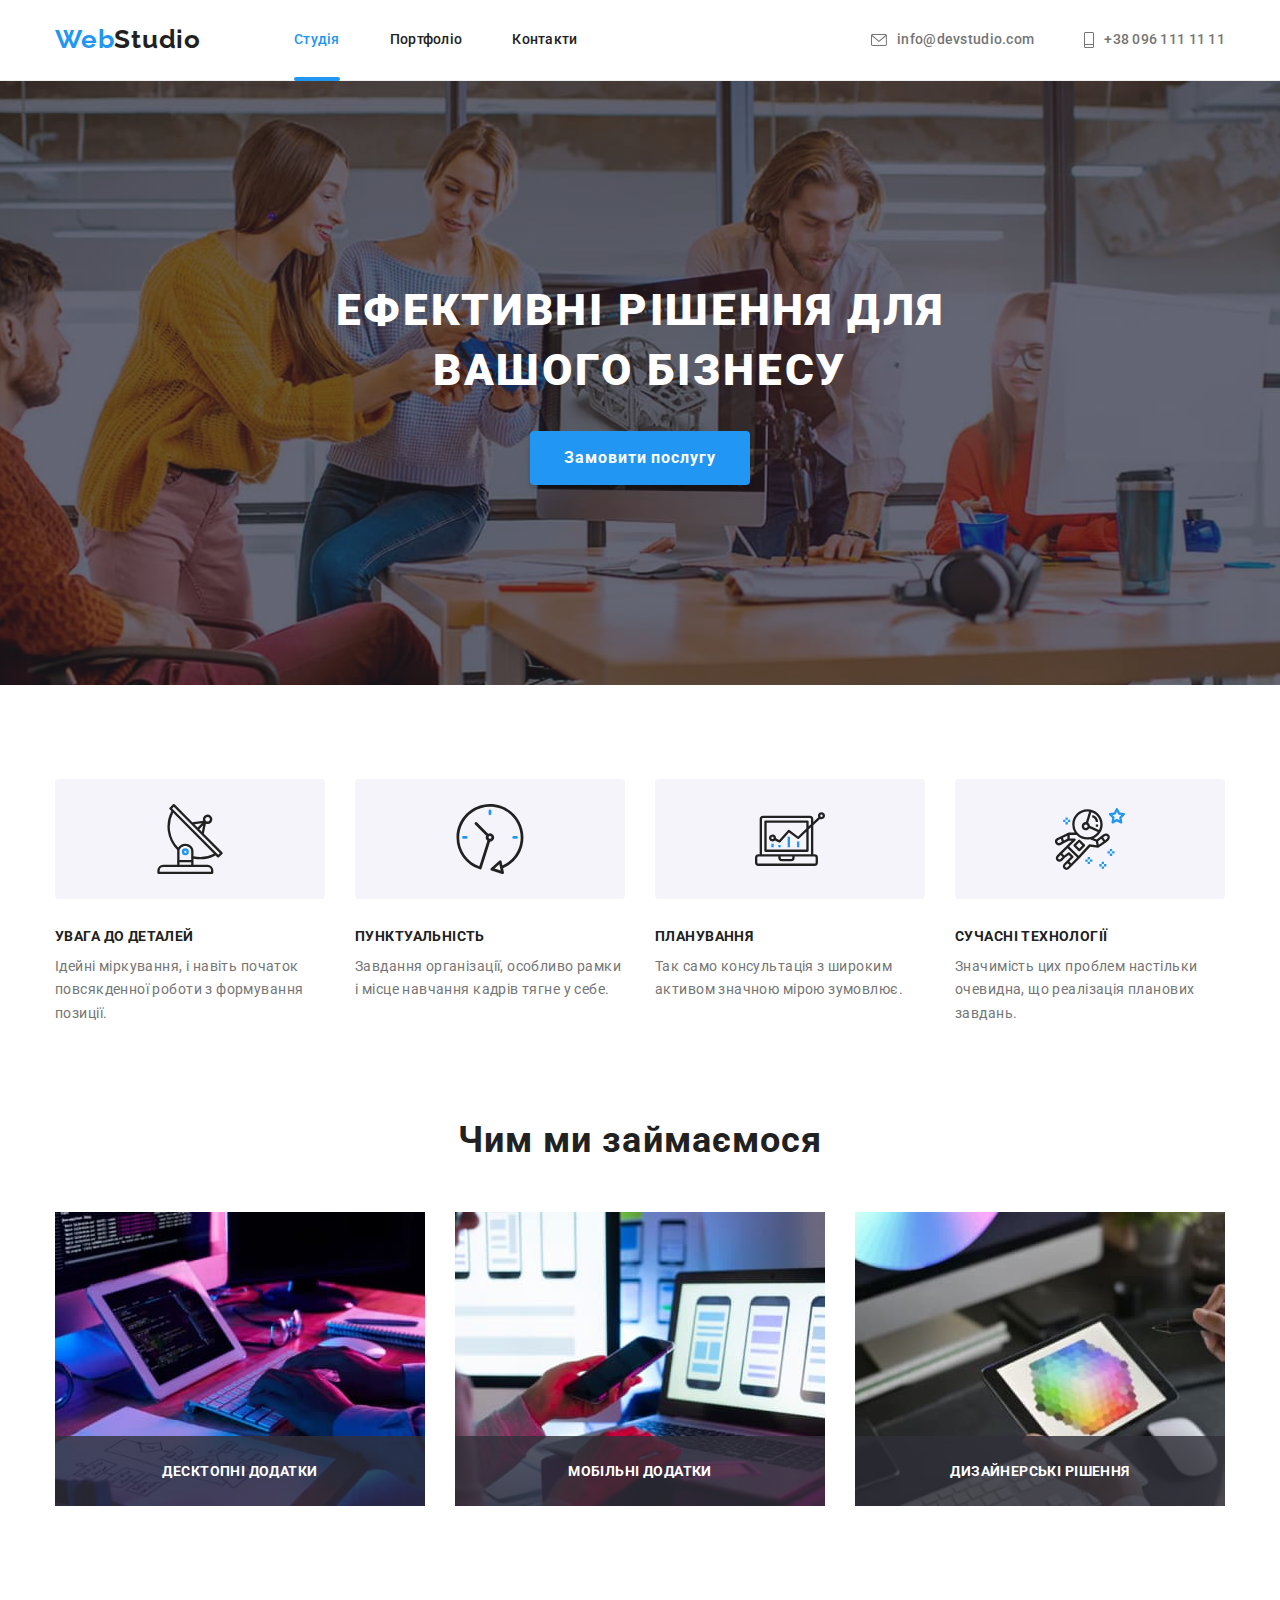
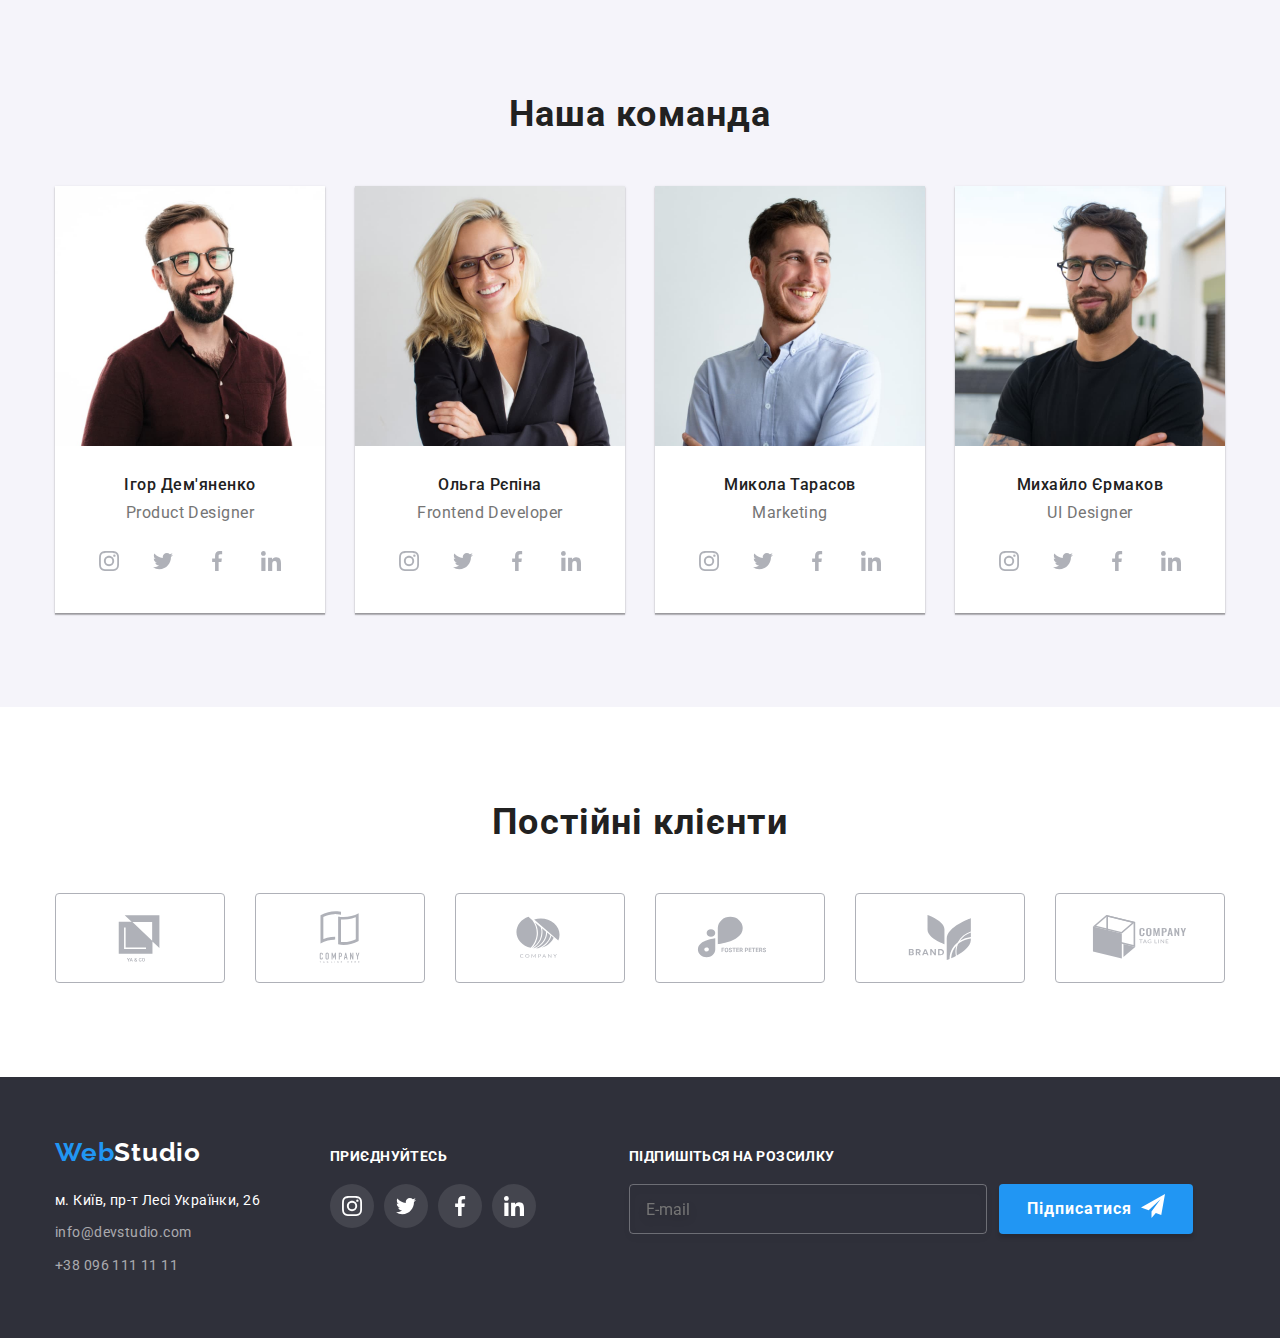
<file: index.html>
<!DOCTYPE html>
<html lang="uk">
  <head>
    <meta charset="UTF-8" />
    <meta http-equiv="X-UA-Compatible" content="IE=edge" />
    <meta name="viewport" content="width=device-width, initial-scale=1.0" />
    <title>WebSite</title>
    <link rel="preconnect" href="https://fonts.googleapis.com" />
    <link rel="preconnect" href="https://fonts.gstatic.com" crossorigin />
    <link
      href="https://fonts.googleapis.com/css2?family=Raleway:wght@700&family=Roboto:wght@400;500;700;900&display=swap"
      rel="stylesheet"
    />
    <link
      rel="stylesheet"
      href="https://cdnjs.cloudflare.com/ajax/libs/modern-normalize/1.1.0/modern-normalize.min.css"
    />
    <link rel="stylesheet" href="./css/styles.css" />
  </head>
  <body>
    <header class="page-header">
      <div class="conteiner dis-flex">
        <nav class="header-nav">
          <a href="#" class="logo"><span class="accent">Web</span>Studio</a>
          <ul class="site-nav list">
            <li class="item">
              <a href="./index.html" class="link current">Студія</a>
            </li>
            <li class="item">
              <a href="./portfolio.html" class="link">Портфоліо</a>
            </li>
            <li class="item"><a href="#" class="link">Контакти</a></li>
          </ul>
        </nav>
        <div class="header-connect">
          <ul class="authorization-nav list">
            <li class="item item-mail">
              <a href="mailto:info@devstudio.com" class="link"
                ><svg class="mail-icon" width="16" height="12">
                  <use
                    href="./images/symbol-defs.svg#icon-envelope-hover"
                  ></use>
                </svg>
                info@devstudio.com</a
              >
            </li>
            <li class="item item-tell">
              <a href="tel:+380961111111" class="link">
                <svg class="tell-icon" width="10" height="16">
                  <use href="./images/symbol-defs.svg#icon-Vector"></use>
                </svg>
                +38 096 111 11 11</a
              >
            </li>
          </ul>
        </div>
      </div>
    </header>
    <main>
      <section class="hero">
        <div class="conteiner hero-page">
          <h1 class="hero-title">Ефективні рішення для вашого бізнесу</h1>
          <button type="button" class="button" data-modal-open>
            Замовити послугу
          </button>
        </div>
      </section>
      <section class="section">
        <div class="conteiner feature-section">
          <h2 class="visually-hidden">Особливості</h2>
          <ul class="feature-list list">
            <li class="feature-conteiner">
              <div class="graphics">
                <svg class="graphics-icon" width="70" height="70">
                  <use href="./images/symbol-defs.svg#icon-antenna-1"></use>
                </svg>
              </div>
              <h3 class="title">УВАГА ДО ДЕТАЛЕЙ</h3>
              <p class="text">
                Ідейні міркування, і навіть початок повсякденної роботи з
                формування позиції.
              </p>
            </li>
            <li class="feature-conteiner">
              <div class="graphics">
                <svg class="graphics-icon" width="70" height="70">
                  <use href="./images/symbol-defs.svg#icon-clock-1"></use>
                </svg>
              </div>
              <h3 class="title">ПУНКТУАЛЬНІСТЬ</h3>
              <p class="text">
                Завдання організації, особливо рамки і місце навчання кадрів
                тягне у себе.
              </p>
            </li>
            <li class="feature-conteiner">
              <div class="graphics">
                <svg class="graphics-icon" width="70" height="70">
                  <use href="./images/symbol-defs.svg#icon-diagram-1"></use>
                </svg>
              </div>
              <h3 class="title">ПЛАНУВАННЯ</h3>
              <p class="text">
                Так само консультація з широким активом значною мірою зумовлює.
              </p>
            </li>
            <li class="feature-conteiner">
              <div class="graphics">
                <svg class="graphics-icon" width="70" height="70">
                  <use href="./images/symbol-defs.svg#icon-astronaut-1"></use>
                </svg>
              </div>
              <h3 class="title">СУЧАСНІ ТЕХНОЛОГІЇ</h3>
              <p class="text">
                Значимість цих проблем настільки очевидна, що реалізація
                планових завдань.
              </p>
            </li>
          </ul>
        </div>
      </section>
      <section class="section section-foto">
        <div class="conteiner">
          <h2 class="team-title">Чим ми займаємося</h2>
          <ul class="section-title list">
            <li class="foto-title">
              <div class="foto-text-wrap">
                <img src="images/foto1.jpg" alt="kayboard" width="370" />
                <p class="foto-text">Десктопні додатки</p>
              </div>
            </li>
            <li class="foto-title">
              <div class="foto-text-wrap">
                <img src="images/foto2.jpg" alt="phone" width="370" />
                <p class="foto-text">Мобільні додатки</p>
              </div>
            </li>
            <li class="foto-title">
              <div class="foto-text-wrap">
                <img src="images/foto3.jpg" alt="ipad" width="370" />
                <p class="foto-text">Дизайнерські рішення</p>
              </div>
            </li>
          </ul>
        </div>
      </section>
      <section class="section-team">
        <div class="conteiner">
          <h2 class="team-title">Наша команда</h2>
          <ul class="section-list list">
            <li class="fone-color">
              <img src="images/foto4.jpg" alt="Ігор Дем'яненко" width="270" />
              <div class="person">
                <h3 class="title">Ігор Дем'яненко</h3>
                <p class="position">Product Designer</p>
                <ul class="soc-list list">
                  <li class="soc-item">
                    <a href="" class="soc-link link">
                      <svg class="soc-icon" width="20" height="20">
                        <use
                          href="./images/symbol-defs.svg#icon-instagram-2"
                        ></use>
                      </svg>
                    </a>
                  </li>
                  <li class="soc-item">
                    <a href="" class="soc-link link">
                      <svg class="soc-icon" width="20" height="20">
                        <use
                          href="./images/symbol-defs.svg#icon-twitter-1"
                        ></use>
                      </svg>
                    </a>
                  </li>
                  <li class="soc-item">
                    <a href="" class="soc-link link">
                      <svg class="soc-icon" width="20" height="20">
                        <use
                          href="./images/symbol-defs.svg#icon-facebook-1"
                        ></use>
                      </svg>
                    </a>
                  </li>
                  <li class="soc-item">
                    <a href="" class="soc-link link">
                      <svg class="soc-icon" width="20" height="20">
                        <use
                          href="./images/symbol-defs.svg#icon-linkedin-1"
                        ></use>
                      </svg>
                    </a>
                  </li>
                </ul>
              </div>
            </li>
            <li class="fone-color">
              <img src="images/foto5.jpg" alt="Ольга Рєпіна" width="270" />
              <div class="person">
                <h3 class="title">Ольга Рєпіна</h3>
                <p class="position">Frontend Developer</p>
                <ul class="soc-list list">
                  <li class="soc-item">
                    <a href="" class="soc-link link">
                      <svg class="soc-icon" width="20" height="20">
                        <use
                          href="./images/symbol-defs.svg#icon-instagram-2"
                        ></use>
                      </svg>
                    </a>
                  </li>
                  <li class="soc-item">
                    <a href="" class="soc-link link">
                      <svg class="soc-icon" width="20" height="20">
                        <use
                          href="./images/symbol-defs.svg#icon-twitter-1"
                        ></use>
                      </svg>
                    </a>
                  </li>
                  <li class="soc-item">
                    <a href="" class="soc-link link">
                      <svg class="soc-icon" width="20" height="20">
                        <use
                          href="./images/symbol-defs.svg#icon-facebook-1"
                        ></use>
                      </svg>
                    </a>
                  </li>
                  <li class="soc-item">
                    <a href="" class="soc-link link">
                      <svg class="soc-icon" width="20" height="20">
                        <use
                          href="./images/symbol-defs.svg#icon-linkedin-1"
                        ></use>
                      </svg>
                    </a>
                  </li>
                </ul>
              </div>
            </li>
            <li class="fone-color">
              <img src="images/foto6.jpg" alt="Микола Тарасов" width="270" />
              <div class="person">
                <h3 class="title">Микола Тарасов</h3>
                <p class="position">Marketing</p>
                <ul class="soc-list list">
                  <li class="soc-item">
                    <a href="" class="soc-link link">
                      <svg class="soc-icon" width="20" height="20">
                        <use
                          href="./images/symbol-defs.svg#icon-instagram-2"
                        ></use>
                      </svg>
                    </a>
                  </li>
                  <li class="soc-item">
                    <a href="" class="soc-link link">
                      <svg class="soc-icon" width="20" height="20">
                        <use
                          href="./images/symbol-defs.svg#icon-twitter-1"
                        ></use>
                      </svg>
                    </a>
                  </li>
                  <li class="soc-item">
                    <a href="" class="soc-link link">
                      <svg class="soc-icon" width="20" height="20">
                        <use
                          href="./images/symbol-defs.svg#icon-facebook-1"
                        ></use>
                      </svg>
                    </a>
                  </li>
                  <li class="soc-item">
                    <a href="" class="soc-link link">
                      <svg class="soc-icon" width="20" height="20">
                        <use
                          href="./images/symbol-defs.svg#icon-linkedin-1"
                        ></use>
                      </svg>
                    </a>
                  </li>
                </ul>
              </div>
            </li>
            <li class="fone-color">
              <img src="images/foto7.jpg" alt="Михайло Єрмаков" width="270" />
              <div class="person">
                <h3 class="title">Михайло Єрмаков</h3>
                <p class="position">UI Designer</p>
                <ul class="soc-list list">
                  <li class="soc-item">
                    <a href="" class="soc-link link">
                      <svg class="soc-icon" width="20" height="20">
                        <use
                          href="./images/symbol-defs.svg#icon-instagram-2"
                        ></use>
                      </svg>
                    </a>
                  </li>
                  <li class="soc-item">
                    <a href="" class="soc-link link">
                      <svg class="soc-icon" width="20" height="20">
                        <use
                          href="./images/symbol-defs.svg#icon-twitter-1"
                        ></use>
                      </svg>
                    </a>
                  </li>
                  <li class="soc-item">
                    <a href="" class="soc-link link">
                      <svg class="soc-icon" width="20" height="20">
                        <use
                          href="./images/symbol-defs.svg#icon-facebook-1"
                        ></use>
                      </svg>
                    </a>
                  </li>
                  <li class="soc-item">
                    <a href="" class="soc-link link">
                      <svg class="soc-icon" width="20" height="20">
                        <use
                          href="./images/symbol-defs.svg#icon-linkedin-1"
                        ></use>
                      </svg>
                    </a>
                  </li>
                </ul>
              </div>
            </li>
          </ul>
        </div>
      </section>
      <section class="section-customers">
        <div class="conteiner">
          <p class="customers-title">Постійні клієнти</p>
          <ul class="customers-list list">
            <li class="customers-item">
              <a href="" class="customers-link link">
                <svg class="customers-icon" width="106" height="60">
                  <use href="./images/symbol-defs.svg#icon-Logo-5"></use>
                </svg>
              </a>
            </li>
            <li class="customers-item">
              <a href="" class="customers-link link">
                <svg class="customers-icon" width="106" height="60">
                  <use href="./images/symbol-defs.svg#icon-Logo-4"></use>
                </svg>
              </a>
            </li>
            <li class="customers-item">
              <a href="" class="customers-link link">
                <svg class="customers-icon" width="106" height="60">
                  <use href="./images/symbol-defs.svg#icon-Logo-3"></use>
                </svg>
              </a>
            </li>
            <li class="customers-item">
              <a href="" class="customers-link link">
                <svg class="customers-icon" width="106" height="60">
                  <use href="./images/symbol-defs.svg#icon-Logo-2"></use>
                </svg>
              </a>
            </li>
            <li class="customers-item">
              <a href="" class="customers-link link">
                <svg class="customers-icon" width="106" height="60">
                  <use href="./images/symbol-defs.svg#icon-Logo"></use>
                </svg>
              </a>
            </li>
            <li class="customers-item">
              <a href="" class="customers-link link">
                <svg class="customers-icon" width="106" height="60">
                  <use href="./images/symbol-defs.svg#icon-Logo-1"></use>
                </svg>
              </a>
            </li>
          </ul>
        </div>
      </section>
    </main>
    <footer class="footer">
      <div class="conteiner footers">
        <div class="footer-conteiner">
          <a href="#" class="footer-logo"
            ><span class="accent">Web</span>Studio</a
          >
          <address class="address-list">
            <ul class="adress-nav list">
              <li class="adress-item">
                <a
                  href="https://goo.gl/maps/4d14MWFSyeB379iVA"
                  target="_blank"
                  rel="noopener noreferrer nofollow"
                  class="link street"
                  >м. Київ, пр-т Лесі Українки, 26
                </a>
              </li>
              <li class="adress-item">
                <a href="mailto:info@devstudio.com" class="link"
                  >info@devstudio.com</a
                >
              </li>
              <li class="adress-item">
                <a href="tel:+380961111111" class="link">+38 096 111 11 11</a>
              </li>
            </ul>
          </address>
        </div>
        <div class="footer-join">
          <h2 class="jo-in">приєднуйтесь</h2>
          <ul class="join-list list">
            <li class="join-item">
              <a href="" class="join-link link">
                <svg class="socs-icon" width="20" height="20">
                  <use href="./images/symbol-defs.svg#icon-instagram-2"></use>
                </svg>
              </a>
            </li>
            <li class="join-item">
              <a href="" class="join-link link">
                <svg class="socs-icon" width="20" height="20">
                  <use href="./images/symbol-defs.svg#icon-twitter-1"></use>
                </svg>
              </a>
            </li>
            <li class="join-item">
              <a href="" class="join-link link">
                <svg class="socs-icon" width="20" height="20">
                  <use href="./images/symbol-defs.svg#icon-facebook-1"></use>
                </svg>
              </a>
            </li>
            <li class="join-item">
              <a href="" class="join-link link">
                <svg class="socs-icon" width="20" height="20">
                  <use href="./images/symbol-defs.svg#icon-linkedin-1"></use>
                </svg>
              </a>
            </li>
          </ul>
        </div>
        <div class="footer-subscription">
          <p class="subscription">Підпишіться на розсилку</p>

          <form class="subscription-form">
            <input
              type="email"
              name="subscription"
              class="subscription-input"
              placeholder="E-mail"
            />

            <button class="subscription-button">
              Підписатися
              <svg class="writing-icon" width="24" height="24">
                <use href="./images/symbol-defs.svg#icon-icon-send"></use>
              </svg>
            </button>
          </form>
        </div>
      </div>
    </footer>
    <div class="backdrop is-hidden" data-modal>
      <div class="modal">
        <button type="button" class="model-close" data-modal-close>
          <svg class="subscription-icon" width="18" height="18">
            <use href="./images/symbol-defs.svg#icon-close"></use>
          </svg>
        </button>
        <p class="modal-title">Залиште свої дані, ми вам передзвонимо</p>
        <form class="modal-form js-speaker-form">
          <div class="input-field">
            <label for="name" class="label-title">Ім'я</label>
            <div class="input-wrap">
              <input
                type="text"
                name="name"
                id="name"
                class="modal-input"
                required
              />
              <svg class="input-icon" width="18" height="18">
                <use
                  href="./images/symbol-defs.svg#icon-person-black-18dp-1"
                ></use>
              </svg>
            </div>
          </div>
          <div class="input-field">
            <label for="tell" class="label-title">Телефон</label>
            <div class="input-wrap">
              <input
                type="tel"
                name="tell"
                id="tell"
                class="modal-input"
                title="+380 (96) 111-11-11"
                required
              />
              <svg class="input-icon" width="18" height="18">
                <use
                  href="./images/symbol-defs.svg#icon-phone-black-18dp-1"
                ></use>
              </svg>
            </div>
          </div>
          <div class="input-field">
            <label for="mail" class="label-title">Пошта</label>
            <div class="input-wrap">
              <input
                type="email"
                name="mail"
                id="mail"
                class="modal-input"
                required
              />
              <svg class="input-icon" width="18" height="18">
                <use
                  href="./images/symbol-defs.svg#icon-email-black-18dp-1"
                ></use>
              </svg>
            </div>
          </div>
          <div class="modal-field">
            <label for="comment" class="comment-label">Коментар</label>
            <textarea
              name="comment"
              id="comment"
              class="modal-text"
              placeholder="Введіть текст"
            ></textarea>
          </div>
          <div class="checkbox-field">
            <input
              type="checkbox"
              name="consent"
              value="check"
              id="check"
              class="input-check visually-hidden"
              required
            />
            <label for="check" class="checkbox-label">
              <span>
                <svg class="check-icon" width="16" height="15">
                  <use href="./images/symbol-defs.svg#icon-check"></use></svg
              ></span>
              Погоджуюся з розсилкою та приймаю
              <a href="#" class="doc">Умови договору</a>
            </label>
          </div>
          <button type="submit" class="submit-button">Відправити</button>
        </form>
      </div>
    </div>
    <script src="./js/modal.js"></script>
    <script>
      (() => {
        document
          .querySelector(".js-speaker-form")
          .addEventListener("submit", (e) => {
            e.preventDefault();

            new FormData(e.currentTarget).forEach((value, name) =>
              console.log("${name}: ${value}")
            );
          });
      })();
    </script>
  </body>
</html>
</file>
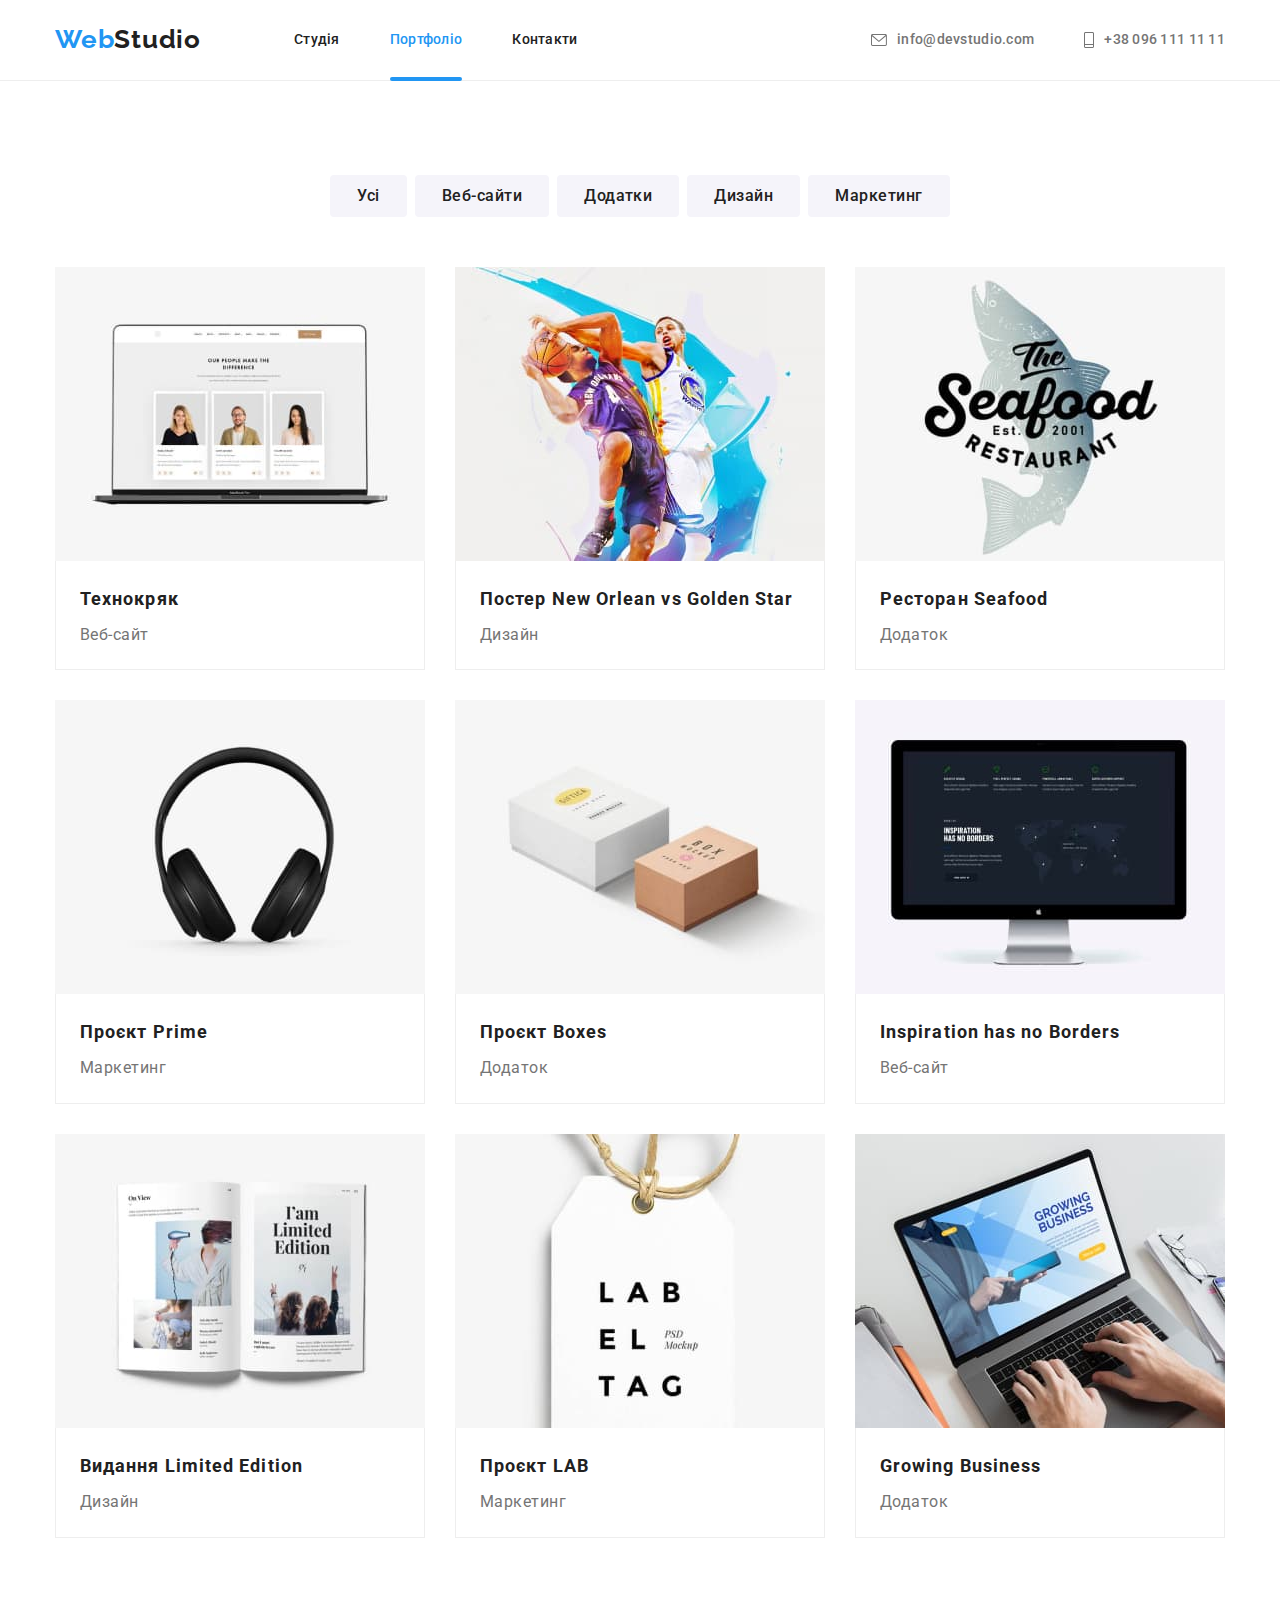
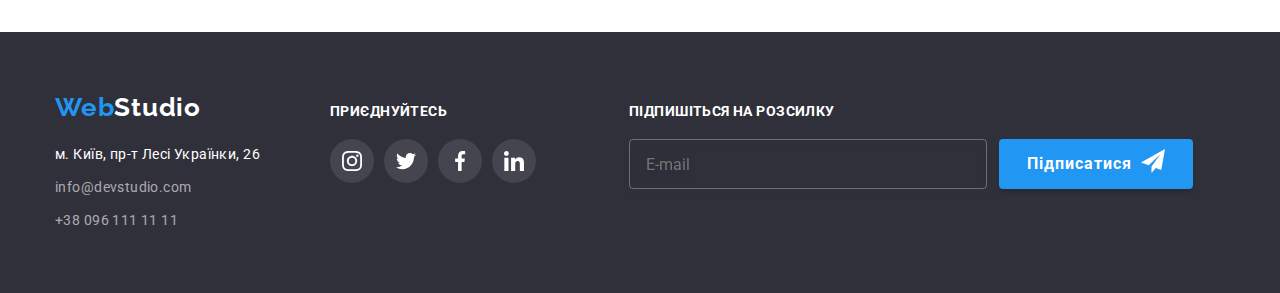
<file: portfolio.html>
<!DOCTYPE html>
<html lang="uk">
  <head>
    <meta charset="UTF-8" />
    <meta http-equiv="X-UA-Compatible" content="IE=edge" />
    <meta name="viewport" content="width=device-width, initial-scale=1.0" />
    <title>WebSite</title>
    <link rel="preconnect" href="https://fonts.googleapis.com" />
    <link rel="preconnect" href="https://fonts.gstatic.com" crossorigin />
    <link
      href="https://fonts.googleapis.com/css2?family=Raleway:wght@700&family=Roboto:wght@400;500;700;900&display=swap"
      rel="stylesheet"
    />
    <link
      rel="stylesheet"
      href="https://cdnjs.cloudflare.com/ajax/libs/modern-normalize/1.1.0/modern-normalize.min.css"
    />
    <link rel="stylesheet" href="./css/styles.css" />
  </head>
  <body class="page">
    <header class="page-header">
      <div class="conteiner dis-flex">
        <nav class="header-nav">
          <a href="#" class="logo"><span class="accent">Web</span>Studio</a>
          <ul class="site-nav list">
            <li class="item">
              <a href="./index.html" class="link">Студія</a>
            </li>
            <li class="item">
              <a href="./portfolio.html" class="link current">Портфоліо</a>
            </li>
            <li class="item"><a href="#" class="link">Контакти</a></li>
          </ul>
        </nav>
        <div class="header-connect">
          <ul class="authorization-nav list">
            <li class="item item-mail">
              <a href="mailto:info@devstudio.com" class="link"
                ><svg class="mail-icon" width="16" height="12">
                  <use
                    href="./images/symbol-defs.svg#icon-envelope-hover"
                  ></use>
                </svg>
                info@devstudio.com</a
              >
            </li>
            <li class="item item-tell">
              <a href="tel:+380961111111" class="link">
                <svg class="tell-icon" width="10" height="16">
                  <use href="./images/symbol-defs.svg#icon-Vector"></use>
                </svg>
                +38 096 111 11 11</a
              >
            </li>
          </ul>
        </div>
      </div>
    </header>
    <main>
      <section class="section portfolio-elements">
        <div class="conteiner">
          <h1 class="visually-hidden">Портфоліо</h1>
          <ul class="list">
            <li class="button-list">
              <button type="button" class="button-portf">Усі</button>
            </li>
            <li class="button-list">
              <button type="button" class="button-portf">Веб-сайти</button>
            </li>
            <li class="button-list">
              <button type="button" class="button-portf">Додатки</button>
            </li>
            <li class="button-list">
              <button type="button" class="button-portf">Дизайн</button>
            </li>
            <li class="button-list">
              <button type="button" class="button-portf">Маркетинг</button>
            </li>
          </ul>
          <ul class="portfolio-list">
            <li class="card-set">
              <a href="#" class="link">
                <div class="portfolio-text-wrap">
                  <img src="images/imgport1.jpg" alt="Технокряк" width="370" />
                  <p class="portfolio-text">
                    Ресурс пропонує комплексні пропозиції з різним рівнем
                    функціоналу та сервісів. Все це дозволить відвідувачу
                    отримати вичерпні відомості про компанію чи приватну особу.
                  </p>
                </div>
                <div class="description">
                  <h2 class="portf-title">Технокряк</h2>
                  <p class="paragraph">Веб-сайт</p>
                </div>
              </a>
            </li>
            <li class="card-set">
              <a href="#" class="link">
                <div class="portfolio-text-wrap">
                  <img
                    src="images/imgport2.jpg"
                    alt="Постер New Orlean vs Golden Star"
                    width="370"
                  />
                  <p class="portfolio-text">
                    Ресурс пропонує комплексні пропозиції з різним рівнем
                    функціоналу та сервісів. Все це дозволить відвідувачу
                    отримати вичерпні відомості про компанію чи приватну особу.
                  </p>
                </div>
                <div class="description">
                  <h2 class="portf-title">Постер New Orlean vs Golden Star</h2>
                  <p class="paragraph">Дизайн</p>
                </div>
              </a>
            </li>
            <li class="card-set">
              <a href="#" class="link">
                <div class="portfolio-text-wrap">
                  <img
                    src="images/imgport3.jpg"
                    alt="Ресторан Seafood"
                    width="370"
                  />
                  <p class="portfolio-text">
                    Ресурс пропонує комплексні пропозиції з різним рівнем
                    функціоналу та сервісів. Все це дозволить відвідувачу
                    отримати вичерпні відомості про компанію чи приватну особу.
                  </p>
                </div>
                <div class="description">
                  <h2 class="portf-title">Ресторан Seafood</h2>
                  <p class="paragraph">Додаток</p>
                </div>
              </a>
            </li>
            <li class="card-set">
              <a href="#" class="link">
                <div class="portfolio-text-wrap">
                  <img
                    src="images/imgport4.jpg"
                    alt="Проєкт Prime"
                    width="370"
                  />
                  <p class="portfolio-text">
                    Ресурс пропонує комплексні пропозиції з різним рівнем
                    функціоналу та сервісів. Все це дозволить відвідувачу
                    отримати вичерпні відомості про компанію чи приватну особу.
                  </p>
                </div>
                <div class="description">
                  <h2 class="portf-title">Проєкт Prime</h2>
                  <p class="paragraph">Маркетинг</p>
                </div>
              </a>
            </li>
            <li class="card-set">
              <a href="#" class="link">
                <div class="portfolio-text-wrap">
                  <img
                    src="images/imgport5.jpg"
                    alt="Проєкт Boxes"
                    width="370"
                  />
                  <p class="portfolio-text">
                    Ресурс пропонує комплексні пропозиції з різним рівнем
                    функціоналу та сервісів. Все це дозволить відвідувачу
                    отримати вичерпні відомості про компанію чи приватну особу.
                  </p>
                </div>
                <div class="description">
                  <h2 class="portf-title">Проєкт Boxes</h2>
                  <p class="paragraph">Додаток</p>
                </div>
              </a>
            </li>
            <li class="card-set">
              <a href="#" class="link"
                ><div class="portfolio-text-wrap">
                  <img
                    src="images/imgport6.jpg"
                    alt="Inspiration has no Borders"
                    width="370"
                  />
                  <p class="portfolio-text">
                    Ресурс пропонує комплексні пропозиції з різним рівнем
                    функціоналу та сервісів. Все це дозволить відвідувачу
                    отримати вичерпні відомості про компанію чи приватну особу.
                  </p>
                </div>
                <div class="description">
                  <h2 class="portf-title">Inspiration has no Borders</h2>
                  <p class="paragraph">Веб-сайт</p>
                </div>
              </a>
            </li>
            <li class="card-set">
              <a href="#" class="link"
                ><div class="portfolio-text-wrap">
                  <img
                    src="images/imgport7.jpg"
                    alt="Видання Limited Edition"
                    width="370"
                  />
                  <p class="portfolio-text">
                    Ресурс пропонує комплексні пропозиції з різним рівнем
                    функціоналу та сервісів. Все це дозволить відвідувачу
                    отримати вичерпні відомості про компанію чи приватну особу.
                  </p>
                </div>
                <div class="description">
                  <h2 class="portf-title">Видання Limited Edition</h2>
                  <p class="paragraph">Дизайн</p>
                </div>
              </a>
            </li>
            <li class="card-set">
              <a href="#" class="link"
                ><div class="portfolio-text-wrap">
                  <img src="images/imgport8.jpg" alt="Проєкт LAB" width="370" />
                  <p class="portfolio-text">
                    Ресурс пропонує комплексні пропозиції з різним рівнем
                    функціоналу та сервісів. Все це дозволить відвідувачу
                    отримати вичерпні відомості про компанію чи приватну особу.
                  </p>
                </div>
                <div class="description">
                  <h2 class="portf-title">Проєкт LAB</h2>
                  <p class="paragraph">Маркетинг</p>
                </div>
              </a>
            </li>
            <li class="card-set">
              <a href="#" class="link"
                ><div class="portfolio-text-wrap">
                  <img
                    src="images/imgport9.jpg"
                    alt="Growing Business"
                    width="370"
                  />
                  <p class="portfolio-text">
                    Ресурс пропонує комплексні пропозиції з різним рівнем
                    функціоналу та сервісів. Все це дозволить відвідувачу
                    отримати вичерпні відомості про компанію чи приватну особу.
                  </p>
                </div>
                <div class="description">
                  <h2 class="portf-title">Growing Business</h2>
                  <p class="paragraph">Додаток</p>
                </div>
              </a>
            </li>
          </ul>
        </div>
      </section>
    </main>
    <footer class="footer">
      <div class="conteiner footers">
        <div class="footer-conteiner">
          <a href="#" class="footer-logo"
            ><span class="accent">Web</span>Studio</a
          >
          <address class="address-list">
            <ul class="adress-nav list">
              <li class="adress-item">
                <a
                  href="https://goo.gl/maps/4d14MWFSyeB379iVA"
                  target="_blank"
                  rel="noopener noreferrer nofollow"
                  class="link street"
                  >м. Київ, пр-т Лесі Українки, 26
                </a>
              </li>
              <li class="adress-item">
                <a href="mailto:info@devstudio.com" class="link"
                  >info@devstudio.com</a
                >
              </li>
              <li class="adress-item">
                <a href="tel:+380961111111" class="link">+38 096 111 11 11</a>
              </li>
            </ul>
          </address>
        </div>
        <div class="footer-join">
          <h2 class="jo-in">приєднуйтесь</h2>
          <ul class="join-list list">
            <li class="join-item">
              <a href="" class="join-link link">
                <svg class="socs-icon" width="20" height="20">
                  <use href="./images/symbol-defs.svg#icon-instagram-2"></use>
                </svg>
              </a>
            </li>
            <li class="join-item">
              <a href="" class="join-link link">
                <svg class="socs-icon" width="20" height="20">
                  <use href="./images/symbol-defs.svg#icon-twitter-1"></use>
                </svg>
              </a>
            </li>
            <li class="join-item">
              <a href="" class="join-link link">
                <svg class="socs-icon" width="20" height="20">
                  <use href="./images/symbol-defs.svg#icon-facebook-1"></use>
                </svg>
              </a>
            </li>
            <li class="join-item">
              <a href="" class="join-link link">
                <svg class="socs-icon" width="20" height="20">
                  <use href="./images/symbol-defs.svg#icon-linkedin-1"></use>
                </svg>
              </a>
            </li>
          </ul>
        </div>
        <div class="footer-subscription">
          <p class="subscription">Підпишіться на розсилку</p>

          <form class="subscription-form">
            <input
              type="email"
              name="subscription"
              class="subscription-input"
              placeholder="E-mail"
            />

            <button class="subscription-button">
              Підписатися
              <svg class="writing-icon" width="24" height="24">
                <use href="./images/symbol-defs.svg#icon-icon-send"></use>
              </svg>
            </button>
          </form>
        </div>
      </div>
    </footer>
  </body>
</html>
</file>
<file: css/styles.css>
html {
  box-sizing: border-box;
}
p,
h1,
h2,
h3,
h4,
h5,
h6 {
  margin: 0;
}
ul,
ol {
  margin: 0;
  padding-left: 0;
}
button {
  cursor: pointer;
}

address {
  font-style: normal;
}

img {
  display: block;
  max-width: 100%;
  height: auto;
}

:root {
  --primary-text-color: #757575;
  --title-text-color: #212121;
  --accent-color: #2196f3;
  --primary-bg-color: #2196f3;
  --primary-bt-color: #ffffff;
  --fone-bt-color: #2196f3;
  --background-color: #2f303a;
  --background-bt-clor: #f5f4fa;
  --color-button-act: #188ce8;
  --footer-adress: #ffffff99;
  --border: #eeeeee;
}
body {
  color: var(--primary-text-color);
  background-color: var(--primary-bt-color);
  font-family: Roboto, sans-serif;
  letter-spacing: 0.03em;
}
/*колір тексту втор #212121 rgba(33, 33, 33, 1)*/
/*колір тексту гол #757575 rgba(117, 117, 117, 1)*/
/*колір мін. використанням #FFFFFF rgba(255, 255, 255, 1)*/
/*колір фокусу #2196F3 rgba(33, 150, 243, 1)*/
/*колір ховерy #2196F3 rgba(33, 150, 243, 1)*/
.page-header {
  background-color: var(--primary-bt-color);
  border-bottom: 1px solid var(--border);
}
.header-nav {
  display: flex;
  align-items: center;
}
.conteiner {
  width: 1200px;
  padding-left: 15px;
  padding-right: 15px;
  margin: 0 auto;
}
.logo {
  margin-right: 93px;
  color: var(--title-text-color);
  font-family: "Raleway", sans-serif;
  font-weight: 700;
  font-size: 26px;
  line-height: 1.2;
  letter-spacing: 0.03em;
  text-decoration: none;
}
.accent {
  color: var(--accent-color);
}
.list {
  list-style: none;
}
/*site-nav*/
.site-nav .link {
  display: inline-block;
  padding-top: 32px;
  padding-bottom: 32px;
}
.site-nav .link {
  color: var(--title-text-color);
  font-weight: 500;
  font-size: 14px;
  line-height: 1.14;
  letter-spacing: 0.02em;
  text-decoration: none;
  transition: color 250ms cubic-bezier(0.4, 0, 0.2, 1);
}
.site-nav {
  display: flex;
  gap: 50px;
}
.site-nav .link:focus,
.site-nav .link:hover {
  color: var(--accent-color);
}
.site-nav .link.current {
  color: var(--fone-bt-color);
}
.item {
  position: relative;
}
.link.current::after {
  position: absolute;
  content: "";
  height: 4px;
  width: 100%;
  bottom: -1px;
  left: 0;
  background: #2196f3;
  border-radius: 2px;
}
.dis-flex {
  display: flex;
  align-items: center;
}
.authorization-nav {
  display: flex;
  gap: 50px;
}
.authorization-nav .link {
  display: flex;
  padding-top: 32px;
  padding-bottom: 32px;
  align-items: center;
}
.header-connect {
  margin-left: auto;
}
.authorization-nav .link {
  font-weight: 500;
  font-size: 14px;
  line-height: 1.14;
  letter-spacing: 0.02em;
  color: inherit;
  text-decoration: none;
  transition: color 250ms cubic-bezier(0.4, 0, 0.2, 1);
}
.item-mail .link:focus,
.item-mail .link:hover {
  color: var(--accent-color);
}
.item-tell .link:hover,
.item-tell .link:focus {
  color: var(--accent-color);
}
.mail-icon {
  fill: currentColor;
  margin-right: 10px;
}
.tell-icon {
  fill: currentColor;
  margin-right: 10px;
}
.item-tell:hover .tell-icon,
.item-tell:focus .tell-icon {
  fill: currentColor;
}
.item-mail:hover .mail-icon,
.item-mail:focus .mail-icon {
  fill: currentColor;
}
/*Мейн*/
.hero {
  max-width: 1600px;
  padding-top: 200px;
  padding-bottom: 200px;
  background-color: #c4c4c4;
  text-align: center;
  background-image: linear-gradient(
      rgba(47, 48, 58, 0.4),
      rgba(47, 48, 58, 0.4)
    ),
    url(../images/hero-img.jpg);
  background-repeat: no-repeat;
  background-position: center;
  background-size: cover;
  margin: auto;
}

.hero-title {
  display: block;
  max-width: 696px;
  align-items: center;
}
.hero-title {
  margin-left: auto;
  margin-right: auto;
  margin-bottom: 30px;
  color: var(--primary-bt-color);
  font-weight: 900;
  font-size: 44px;
  line-height: 1.36;
  letter-spacing: 0.06em;
  text-transform: uppercase;
}
.section {
  padding-top: 94px;
  padding-bottom: 94px;
}
.section-foto {
  padding-top: 0;
}
.img {
  display: block;
  max-width: 100%;
  height: auto;
}

.section-title > .foto-title {
  flex-basis: calc((100%-2 * 30px) / 3);
}
.section .section-title {
  color: var(--title-text-color);
  font-weight: 700;
  font-size: 14px;
  line-height: 1.16;
  letter-spacing: 0.03em;
}
.foto-text-wrap {
  position: relative;
}
.foto-text {
  bottom: 0;
  width: 100%;
  height: 70px;
  position: absolute;
  padding-top: 27px;
  padding-bottom: 27px;
  font-style: normal;
  font-weight: 700;
  font-size: 14px;
  line-height: 16px;
  text-align: center;
  letter-spacing: 0.03em;
  text-transform: uppercase;
  color: var(--primary-bt-color);
  background-color: rgba(47, 48, 58, 0.8);
}
.feature-list {
  display: flex;
  flex-direction: row;
}
.feature-conteiner {
  margin-right: 30px;
}
.feature-list > .feature-conteiner {
  flex-basis: calc((100%-3 * 30px) / 4);
}
.feature-conteiner:last-child {
  margin-right: 0px;
}
.feature-list .title {
  margin-bottom: 10px;
  font-weight: 700;
  font-size: 14px;
  line-height: 1.14;
  letter-spacing: 0.03em;
  text-transform: uppercase;
  color: var(--title-text-color);
}
.feature-list .text {
  font-size: 14px;
  line-height: 1.7;
  letter-spacing: 0.03em;
}
.graphics {
  display: flex;
  width: 270px;
  height: 120px;
  background: #f5f4fa;
  border-radius: 4px;
  margin-bottom: 30px;
  align-items: center;
  justify-content: center;
}

.section-team {
  padding-top: 94px;
  padding-bottom: 94px;
  background-color: var(--background-bt-clor);
}

.team-title {
  margin-bottom: 50px;
}

.section-team .title {
  margin-bottom: 10px;
}

.fone-color {
  background-color: var(--primary-bt-color);
  box-shadow: 0px 1px 3px rgba(0, 0, 0, 0.12), 0px 1px 1px rgba(0, 0, 0, 0.14),
    0px 2px 1px rgba(0, 0, 0, 0.2);
}

.section-title {
  display: flex;
  gap: 30px;
}

.person {
  padding-top: 30px;
  padding-bottom: 30px;
}

.section-list .title {
  color: var(--title-text-color);
  font-weight: 500;
  font-size: 16px;
  line-height: 1.18;
  letter-spacing: 0.03em;
  text-align: center;
}

.section-list {
  display: flex;
  flex-wrap: wrap;
}

.section-list {
  flex-basis: calc(100% / 4 - 30px);
}

.section-team .section-list {
  display: flex;
  gap: 30px;
}
.section-list .poscition {
  padding-bottom: 30px;
}

.team-title {
  color: var(--title-text-color);
  font-weight: 700;
  font-size: 36px;
  line-height: 1.16;
  letter-spacing: 0.03em;
  text-align: center;
}
.soc-list {
  display: flex;
  justify-content: center;
  gap: 10px;
}

.soc-item {
  width: 44px;
  height: 44px;
}

.soc-link {
  width: 100%;
  height: 100%;
  background-color: var(--primary-bt-color);
  border-radius: 50%;
  display: flex;
  color: rgba(175, 177, 184, 1);
  align-items: center;
  justify-content: center;
  transition: color 250ms cubic-bezier(0.4, 0, 0.2, 1),
    background-color 250ms cubic-bezier(0.4, 0, 0.2, 1);
}
.soc-link:hover,
.soc-link:focus {
  background-color: var(--fone-bt-color);
  color: var(--primary-bt-color);
}
.soc-icon {
  fill: currentColor;
}
.position {
  font-size: 16px;
  line-height: 1.18;
  letter-spacing: 0.03em;
  text-align: center;
  margin-bottom: 16px;
}
.button {
  display: flex;
}
.button {
  border-radius: 4px;
  border-color: transparent;
  padding: 10px 32px;
  display: inline-block;
  font-family: inherit;
  color: var(--primary-bt-color);
  background-color: var(--fone-bt-color);
  font-weight: 700;
  font-size: 16px;
  line-height: 1.88;
  letter-spacing: 0.06em;
  cursor: pointer;
  box-shadow: 0px 4px 4px rgba(0, 0, 0, 0.15);
  transition: color 250ms cubic-bezier(0.4, 0, 0.2, 1),
    background-color 250ms cubic-bezier(0.4, 0, 0.2, 1);
}
.button:hover,
.button:focus {
  background-color: var(--color-button-act);
}

.section-customers {
  padding-top: 94px;
  padding-bottom: 94px;
}
.customers-title {
  padding: 0;
  margin-bottom: 50px;
  font-weight: 700;
  font-size: 36px;
  line-height: 42px;
  text-align: center;
  letter-spacing: 0.03em;
  color: var(--title-text-color);
}
.customers-list {
  display: flex;
  gap: 30px;
}
.customers-item {
  width: calc((100% - 150px) / 6);
  height: 90px;
}
.customers-icon {
  fill: #afb1b8;
  transition: fill 250ms cubic-bezier(0.4, 0, 0.2, 1),
    border-color 250ms cubic-bezier(0.4, 0, 0.2, 1);
}
.customers-link:hover .customers-icon,
.customers-link:focus .customers-icon {
  fill: var(--primary-bg-color);
}
.customers-link:hover,
.customers-link:focus {
  border-color: var(--primary-bg-color);
}
.customers-link {
  width: 100%;
  height: 100%;
  border: 1px solid #afb1b8;
  border-radius: 4px;
  display: flex;
  align-items: center;
  justify-content: center;
  transition: border-color 250ms cubic-bezier(0.4, 0, 0.2, 1);
}
.footer {
  padding-top: 60px;
  padding-bottom: 60px;
  color: var(--primary-text-color);
  background-color: var(--background-color);
}
.footers {
  display: flex;
  align-items: baseline;
}
.footer-conteiner {
  display: flex;
  flex-direction: column;
}
.footer-logo {
  margin-bottom: 20px;
}

.adress-item {
  margin-bottom: 9px;
}

.adress-item:last-child {
  margin-bottom: 0px;
}

.adress-item .link {
  margin-bottom: 9px;
}
.footer-logo {
  color: var(--primary-bt-color);
  font-family: "Raleway", sans-serif;
  font-weight: 700;
  font-size: 26px;
  line-height: 1.2;
  letter-spacing: 0.03em;
  text-decoration: none;
}

.adress-nav .link.street {
  color: var(--primary-bt-color);
  font-size: 14px;
  line-height: 1.7;
  letter-spacing: 0.03em;
  text-decoration: none;
  cursor: pointer;
  font-style: normal;
}

.adress-nav .link {
  color: var(--footer-adress);
  font-size: 14px;
  line-height: 1.7;
  letter-spacing: 0.03em;
  text-decoration: none;
  font-style: normal;
  transition: color 250ms cubic-bezier(0.4, 0, 0.2, 1);
}

.adress-nav .link:hover,
.adress-nav .link:focus {
  color: var(--accent-color);
}
.footer-join {
  display: flex;
  margin-left: 70px;
  flex-direction: column;
}
.jo-in {
  margin-bottom: 20px;
  font-weight: 700;
  font-size: 14px;
  line-height: 16px;
  letter-spacing: 0.03em;
  text-transform: uppercase;
  color: var(--primary-bt-color);
}
.join-list {
  display: flex;
  gap: 10px;
}
.join-item {
  width: 44px;
  height: 44px;
}
.join-link:hover,
.join-link:focus {
  background-color: var(--fone-bt-color);
}
.socs-icon {
  fill: var(--primary-bt-color);
}
.join-link {
  width: 100%;
  height: 100%;
  background-color: rgba(255, 255, 255, 0.1);
  border-radius: 50%;
  display: flex;
  align-items: center;
  justify-content: center;
  transition: background-color 250ms cubic-bezier(0.4, 0, 0.2, 1);
}
.footer-subscription {
  margin-left: 93px;
}
.subscription {
  font-weight: 700;
  font-size: 14px;
  line-height: 16px;
  letter-spacing: 0.03em;
  text-transform: uppercase;
  color: var(--primary-bt-color);
  margin-bottom: 20px;
}
.subscription-form {
  display: flex;
  gap: 12px;
  align-items: center;
}
.subscription-input {
  width: 358px;
  height: 50px;
  background-color: transparent;
  border: 1px solid rgba(255, 255, 255, 0.3);
  filter: drop-shadow(0px 4px 4px rgba(0, 0, 0, 0.15));
  border-radius: 4px;
  outline: transparent;
  padding-left: 16px;
  color: var(--primary-bt-color);
}
.subscription-input:focus {
  color: var(--primary-bt-color);
  border-color: #2196f3;
}
.subscription-button {
  border-radius: 4px;
  border-color: transparent;
  padding: 10px 28px;
  display: inline-block;
  font-family: inherit;
  color: var(--primary-bt-color);
  background-color: var(--fone-bt-color);
  font-weight: 700;
  font-size: 16px;
  line-height: 1.88;
  letter-spacing: 0.06em;
  cursor: pointer;
  box-shadow: 0px 4px 4px rgba(0, 0, 0, 0.15);
  transition: color 250ms cubic-bezier(0.4, 0, 0.2, 1),
    background-color 250ms cubic-bezier(0.4, 0, 0.2, 1);
  display: flex;
  border: 0px;
}
.subscription-button:focus,
.subscription-button:hover {
  background-color: var(--color-button-act);
}

.writing-icon {
  margin-left: 9px;
  width: 24px;
  height: 24px;
  fill: var(--primary-bt-color);
  text-align: center;
  justify-content: center;
}
/*Портфоліо*/
.portfolio-list .title {
  color: var(--title-text-color);
}
.portfolio-elements .list {
  display: flex;
  flex-direction: row;
  gap: 8px;
  margin-bottom: 50px;
  justify-content: center;
}

.portfolio-list .link {
  text-decoration: none;
  display: block;
  transition: box-shadow 250ms cubic-bezier(0.4, 0, 0.2, 1);
}
.portfolio-text-wrap {
  position: relative;
  overflow: hidden;
}
.card-set:hover .portfolio-text {
  transform: translateY(0);
}
.portfolio-text {
  position: absolute;
  top: 0;
  padding: 63px 24px;
  font-style: normal;
  font-weight: 400;
  font-size: 18px;
  line-height: 28px;
  letter-spacing: 0.03em;
  color: var(--primary-bt-color);
  background-color: rgba(33, 150, 243, 0.9);
  transform: translateY(100%);
  transition: transform 250ms cubic-bezier(0.4, 0, 0.2, 1);
  overflow: auto;
}
.portfolio-list .link:hover,
.portfolio-list .link:focus {
  box-shadow: 0px 1px 1px rgba(0, 0, 0, 0.12), 0px 4px 4px rgba(0, 0, 0, 0.06),
    1px 4px 6px rgba(0, 0, 0, 0.16);
}
.portfolio-list {
  display: flex;
  flex-wrap: wrap;
  gap: 30px;
  flex-basis: calc(100% / 4 - 30px);
  list-style: none;
}
.description {
  padding-left: 24px;
  padding-right: 24px;
  padding-top: 20px;
  padding-bottom: 20px;
  border-left: 1px solid var(--border);
  border-right: 1px solid var(--border);
  border-bottom: 1px solid var(--border);
}

.button-portf {
  border-radius: 4px;
  padding: 6px 25px;
  display: inline-block;
  border-color: transparent;
  color: var(--title-text-color);
  background-color: var(--background-bt-clor);
  font-family: "Roboto", sans-serif;
  font-weight: 500;
  font-size: 16px;
  line-height: 1.6;
  letter-spacing: 0.03em;
  cursor: pointer;
  text-align: center;
  transition: color 250ms cubic-bezier(0.4, 0, 0.2, 1),
    background-color 250ms cubic-bezier(0.4, 0, 0.2, 1),
    box-shadow 250ms cubic-bezier(0.4, 0, 0.2, 1);
}
.button-portf:focus,
.button-portf:hover {
  color: var(--primary-bt-color);
  background-color: var(--fone-bt-color);
  box-shadow: 0px 3px 1px rgba(0, 0, 0, 0.1), 0px 1px 2px rgba(0, 0, 0, 0.08),
    0px 2px 2px rgba(0, 0, 0, 0.12);
}
.section-portfolio {
  color: var(--primary-text-color);
  font-size: 16px;
  line-height: 1.8;
  letter-spacing: 0.03em;
}
.portf-title {
  margin-bottom: 4px;
  color: var(--title-text-color);
  font-weight: 700;
  font-size: 18px;
  line-height: 2;
  letter-spacing: 0.06em;
}
.paragraph {
  color: var(--primary-text-color);
  font-size: 16px;
  line-height: 1.8;
  letter-spacing: 0.03em;
}
.visually-hidden {
  position: absolute;
  white-space: nowrap;
  width: 1px;
  height: 1px;
  overflow: hidden;
  border: 0;
  padding: 0;
  clip: rect(0 0 0 0);
  clip-path: inset(50%);
  margin: -1px;
}
.backdrop {
  width: 100%;
  height: 100%;
  background: rgba(0, 0, 0, 0.2);
  position: fixed;
  top: 0;
  transition: opacity 300ms linear, visibility 300ms linear;
}
.modal {
  position: absolute;
  width: 528px;
  height: 581px;
  left: 50%;
  top: 50%;
  padding: 40px;
  transform: translate(-50%, -50%);
  background: #ffffff;
  box-shadow: 0px 1px 3px rgba(0, 0, 0, 0.12), 0px 1px 1px rgba(0, 0, 0, 0.14),
    0px 2px 1px rgba(0, 0, 0, 0.2);
  border-radius: 4px;
  transition: 300ms linear;
}
.backdrop.is-hidden .modal {
  transform: translate(-50%, -50%) scale(0);
}
.model-close {
  width: 30px;
  height: 30px;
  background: var(--primary-bt-color);
  border: 1px solid rgba(0, 0, 0, 0.1);
  border-radius: 50%;
  position: absolute;
  top: 8px;
  right: 8px;
  display: flex;
  align-items: center;
  justify-content: center;
  cursor: pointer;
}
.model-close:focus,
.model-close:hover {
  fill: var(--primary-bg-color);
}
.modal-title {
  text-align: center;
  font-weight: 700;
  font-size: 20px;
  line-height: 23px;
  text-align: center;
  letter-spacing: 0.03em;
  color: var(--title-text-color);
  margin-bottom: 12px;
}
.backdrop.is-hidden {
  opacity: 0;
  visibility: hidden;
  pointer-events: none;
}
.modal-input {
  width: 100%;
  height: 40px;
  border: 1px solid rgba(33, 33, 33, 0.2);
  border-radius: 4px;
  color: var(--title-text-color);
  padding-left: 42px;
  font-size: 16px;
  outline: transparent;
}
.input-wrap {
  position: relative;
}
.input-icon {
  position: absolute;
  left: 15px;
  top: 50%;
  transform: translateY(-50%);
}
.modal-input:focus {
  color: var(--title-text-color);
  border-color: var(--accent-color);
}
.modal-input:focus + .input-icon {
  fill: var(--accent-color);
}
.input-field {
  margin-bottom: 10px;
}
.label-title {
  font-weight: 400;
  font-size: 12px;
  line-height: 14px;
  letter-spacing: 0.01em;
  color: var(--primary-text-color);
}
.label-title {
  display: block;
  margin-bottom: 4px;
}
textarea {
  resize: none;
}
.modal-text {
  width: 100%;
  height: 100px;
  border: 1px solid rgba(33, 33, 33, 0.2);
  border-radius: 4px;
}
.modal-text::placeholder {
  font-family: "Roboto";
  font-style: normal;
  font-weight: 400;
  font-size: 12px;
  line-height: 14px;
  letter-spacing: 0.01em;
  color: rgba(117, 117, 117, 0.5);
}
.modal-text {
  font-family: "Roboto";
  font-style: normal;
  font-weight: 400;
  font-size: 12px;
  line-height: 14px;
  letter-spacing: 0.01em;
  padding-top: 12px;
  padding-left: 16px;
  color: var(--title-text-color);
  outline: transparent;
}

.comment-label {
  font-weight: 400;
  font-size: 12px;
  line-height: 14px;
  color: var(--primary-text-color);
}
.comment-label {
  display: block;
  margin-bottom: 4px;
}
.textarea {
  border: 1px solid rgba(33, 33, 33, 0.2);
  border-radius: 4px;
  outline: transparent;
}
.modal-field {
  margin-bottom: 20px;
}
.modal-text:focus {
  color: var(--title-text-color);
  border-color: var(--accent-color);
}
.checkbox-field {
  display: flex;
  margin-bottom: 30px;
  justify-content: center;
  text-align: center;
  align-items: center;
  margin-left: auto;
  margin-right: auto;
}
.checkbox-label {
  display: flex;
  align-items: center;
  font-weight: 400;
  font-size: 14px;
  line-height: 24px;
  letter-spacing: 0.03em;
  color: var(--primary-text-color);
}
.checkbox-label span {
  width: 16px;
  height: 15px;
  border: 2px solid var(--title-text-color);
  border-radius: 2px;
  display: flex;
  align-items: center;
  justify-content: center;
  fill: transparent;
  margin-right: 9px;
  justify-content: center;
  text-align: center;
  align-items: center;
}
.input-check:checked + .checkbox-label span {
  background-color: #2196f3;
  border-color: transparent;
  fill: var(--primary-bt-color);
}
.input-check:focus + .checkbox-label span {
  border-color: var(--accent-color);
}
.modal-form > .button {
  display: flex;
  margin: auto;
}
.doc {
  padding-left: 2px;
  color: var(--accent-color);
}
.submit-button {
  display: flex;
  margin: auto;
}
.submit-button {
  border-radius: 4px;
  border-color: transparent;
  padding: 10px 50px;
  display: flex;
  font-family: inherit;
  color: var(--primary-bt-color);
  background-color: var(--fone-bt-color);
  font-weight: 700;
  font-size: 16px;
  line-height: 1.88;
  letter-spacing: 0.06em;
  cursor: pointer;
  box-shadow: 0px 4px 4px rgba(0, 0, 0, 0.15);
  transition: color 250ms cubic-bezier(0.4, 0, 0.2, 1),
    background-color 250ms cubic-bezier(0.4, 0, 0.2, 1);
}
</file>
